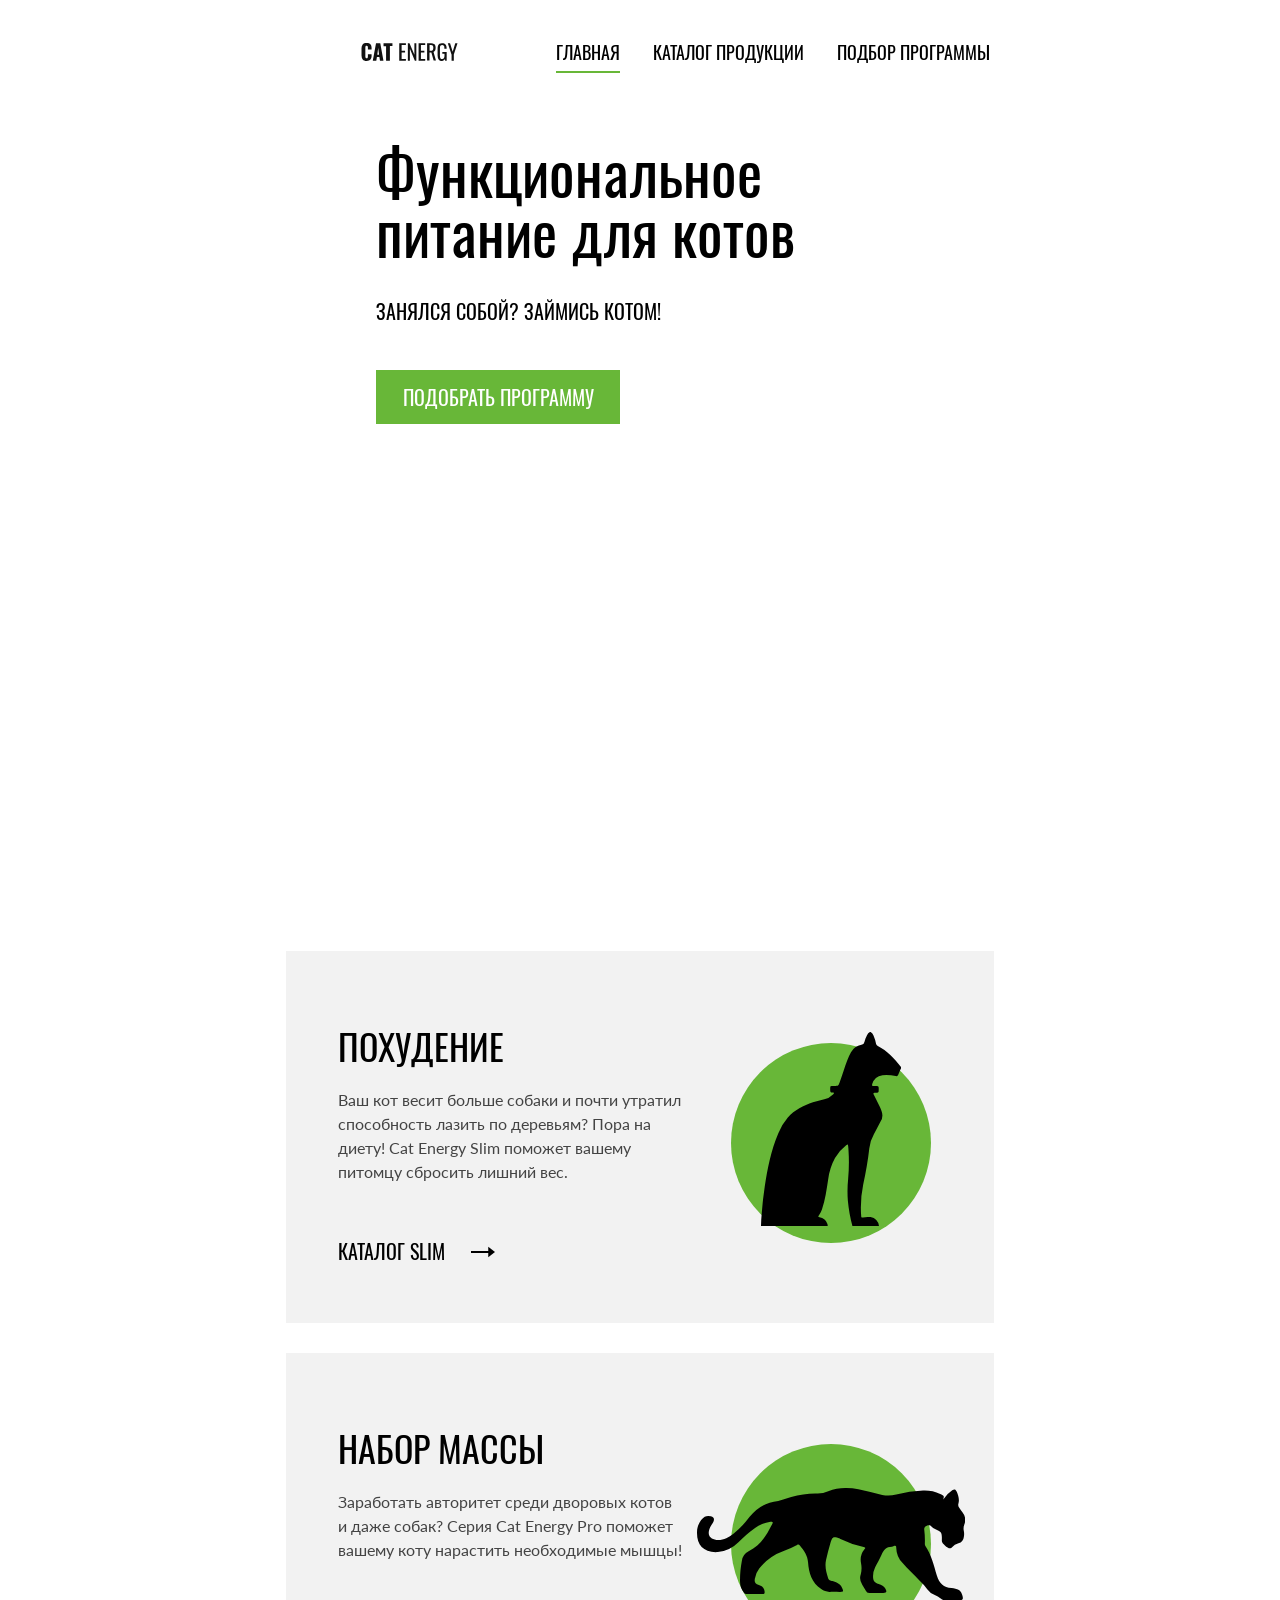
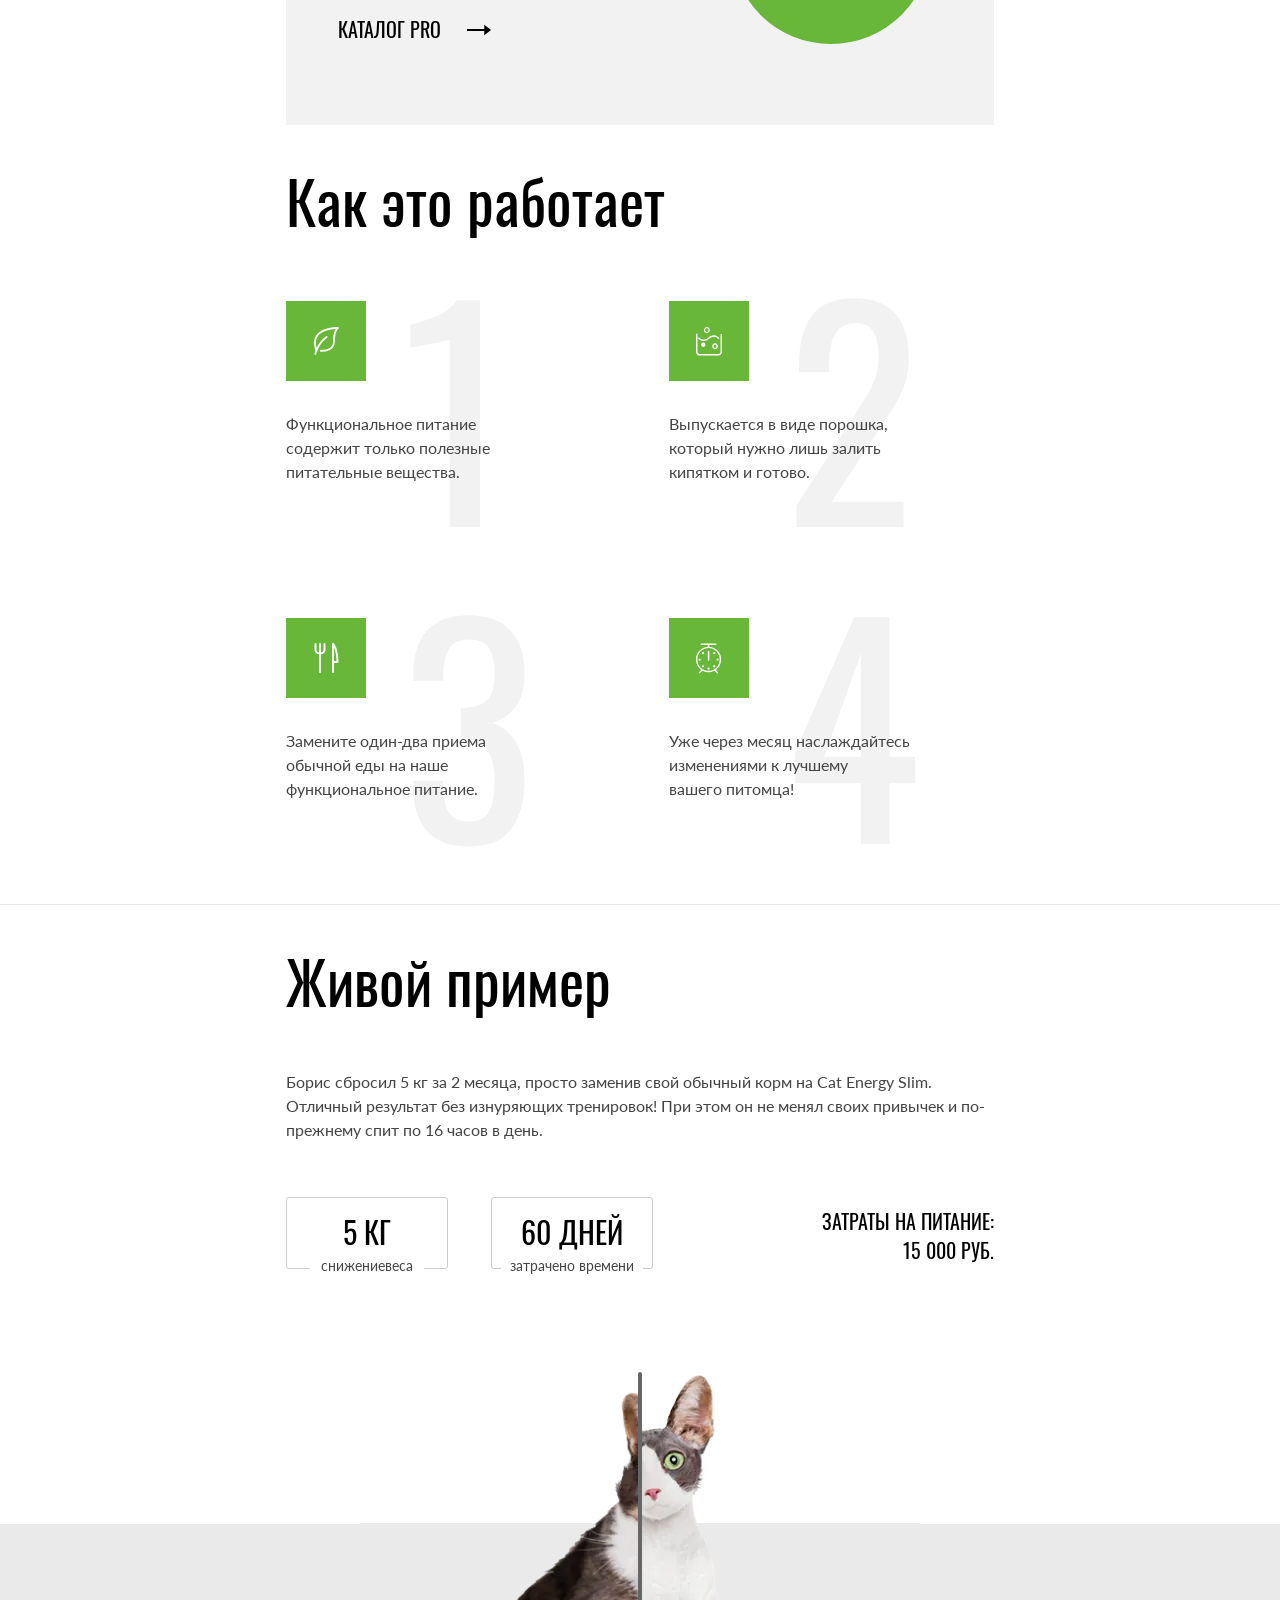
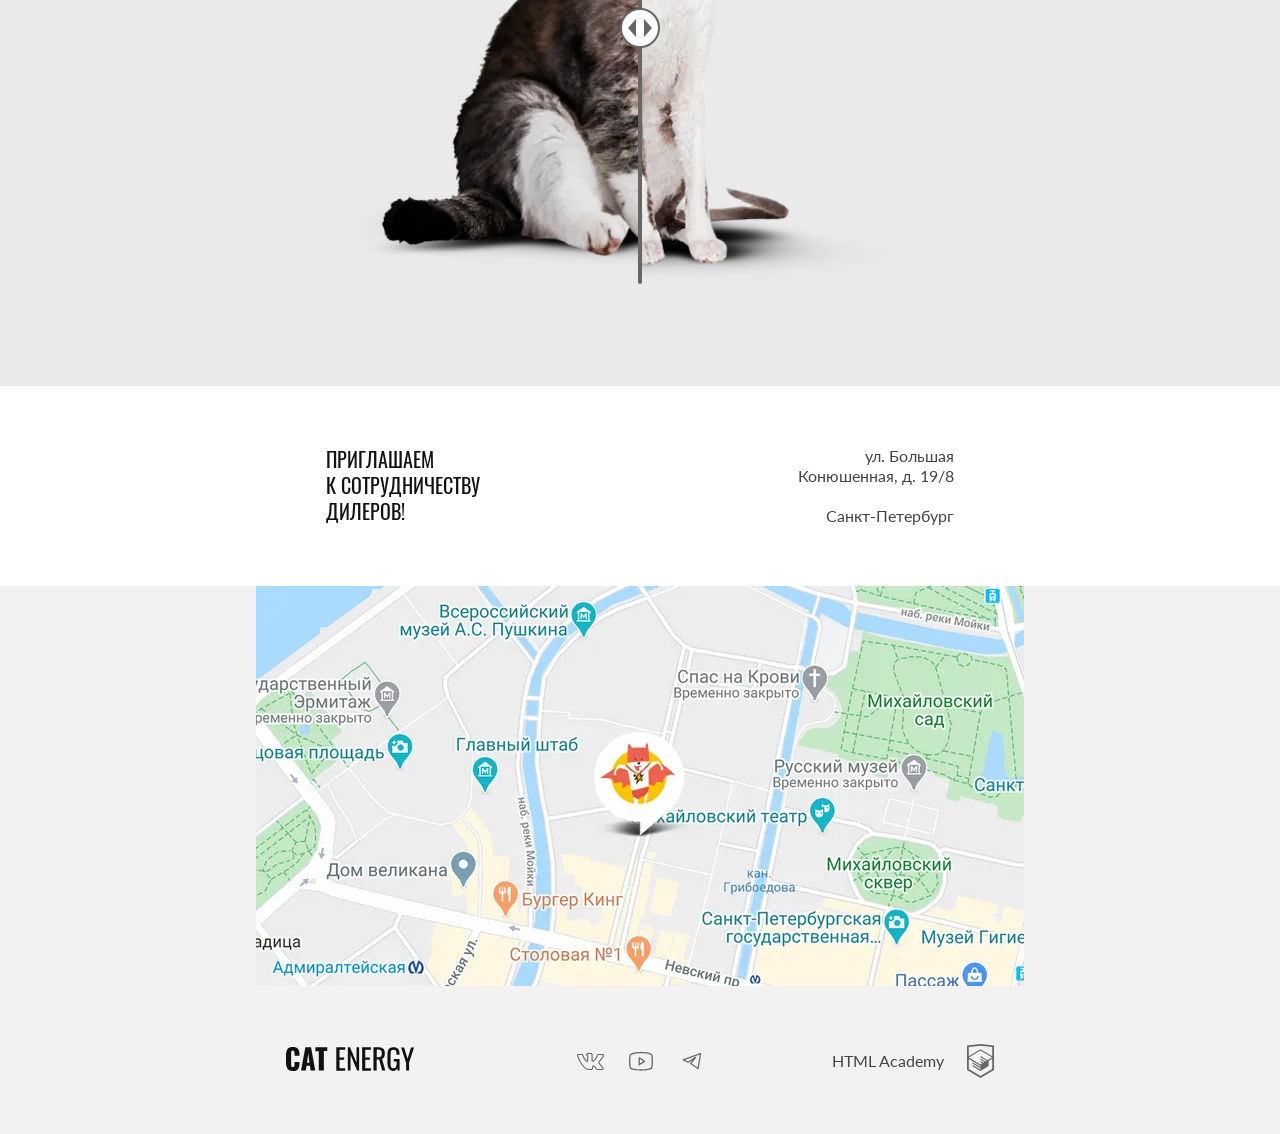
<file: index.html>
<!DOCTYPE html><html class="page" lang="ru"><head><meta charset="UTF-8"><title>Cat energy</title><meta name="viewport" content="width=device-width,initial-scale=1"><link rel="stylesheet" href="styles/styles.css"><link rel="icon" href="favicon.ico"><link rel="icon" href="favicons/icon.svg" type="image/svg+xml"><link rel="apple-touch-icon" href="favicons/180.png"><link rel="manifest" href="manifest.webmanifest"><link rel="preload" href="fonts/lato/Lato-Regular.woff2" as="font" type="font/woff2" crossorigin="anonymous"><link rel="preload" href="fonts/oswald/oswaldregular.woff2" as="font" type="font/woff2" crossorigin="anonymous"><script src="scripts/index.js" defer="defer"></script></head><body class="page__body"><header class="page-header"><div class="page-header__container container"><a class="page-header__logo logo" href="#"><picture><source width="70" height="59" type="image/svg+xml" media="(min-width: 1440px)" srcset="images/logo-desktop.svg"><source width="60" height="50" type="image/svg+xml" media="(min-width: 768px)" srcset="images/logo-tablet.svg"><img src="images/logo-mobile.svg" width="33" height="38" alt="Логотип компании"></picture><img class="logo__image" src="images/logo-cat-energy.svg" width="101" height="18" alt="Cat energy"> </a><button class="page-header__toggle" type="button"><span class="visually-hidden">Открыть меню</span></button><nav class="page-header__navigation navigation navigation--nojs"><ul class="navigation__list"><li class="navigation__item"><a class="navigation__link navigation__link--current" href="#">Главная</a></li><li class="navigation__item"><a class="navigation__link" href="catalog.html">Каталог продукции</a></li><li class="navigation__item"><a class="navigation__link" href="#">Подбор программы</a></li></ul></nav></div><section class="page-header__hero hero"><div class="hero__container container"><h1 class="hero__title">Функциональное питание для котов</h1><p class="hero__slogan">Занялся собой? Займись котом!</p><picture><source media="(min-width: 1440px)" srcset="images/hero-can-desktop@1x.webp, images/hero-can-desktop@2x.webp 2x" width="552" height="499" type="image/webp"><source media="(min-width: 768px)" srcset="images/hero-can-tablet@1x.webp, images/hero-can-tablet@2x.webp 2x" width="709" height="609" type="image/webp"><source srcset="images/hero-can-mobile@1x.webp, images/hero-can-mobile@2x.webp 2x" width="280" height="270" type="image/webp"><source media="(min-width: 1440px)" srcset="images/hero-can-desktop@1x.png, images/hero-can-desktop@2x.png 2x" width="552" height="499" type="image/png"><source media="(min-width: 768px)" srcset="images/hero-can-tablet@1x.png, images/hero-can-tablet@2x.png 2x" width="709" height="609" type="image/png"><img class="hero__image" src="images/hero-can-mobile@1x.png" srcset="images/hero-can-mobile@2x.png 2x" width="280" height="270" alt="Корм Cat energy со вкусом курицы"></picture><a class="hero__button button" href="#">Подобрать программу</a></div></section></header><main class="page-main"><section class="page-main__programs programs container"><h2 class="visually-hidden">Программы питания.</h2><ul class="programs__list"><li class="programs__item programs__item--slim"><h3 class="programs__title">Похудение</h3><p class="programs__description">Ваш кот весит больше собаки и почти утратил способность лазить по деревьям? Пора на диету! Cat Energy Slim поможет вашему питомцу сбросить лишний вес.</p><a class="programs__link" href="#">Каталог slim</a></li><li class="programs__item programs__item--pro"><h3 class="programs__title">Набор массы</h3><p class="programs__description">Заработать авторитет среди дворовых котов и даже собак? Серия Cat Energy Pro поможет вашему коту нарастить необходимые мышцы!</p><a class="programs__link" href="#">Каталог pro</a></li></ul></section><section class="page-main__plan plan container"><h2 class="plan__title">Как это работает</h2><ol class="plan__list"><li class="plan__item plan__item--leaf"><p class="plan__item-description">Функциональное питание содержит только полезные питательные вещества.</p></li><li class="plan__item plan__item--powder"><p class="plan__item-description">Выпускается в виде порошка, который нужно лишь залить кипятком и готово.</p></li><li class="plan__item plan__item--diet"><p class="plan__item-description">Замените один-два приема обычной еды на наше функциональное питание.</p></li><li class="plan__item plan__item--clock"><p class="plan__item-description">Уже через месяц наслаждайтесь изменениями к лучшему<br>вашего питомца!</p></li></ol></section><section class="page-main__example example"><div class="example__container container"><h2 class="example__title">Живой пример</h2><p class="example__description">Борис сбросил 5 кг за 2 месяца, просто заменив свой обычный корм на Cat Energy Slim. Отличный результат без&nbsp;изнуряющих тренировок! При этом он не менял своих привычек и по-прежнему спит по 16 часов в день.</p><div class="example__wrapper"><dl class="example__list"><div class="example__list-item"><dt class="example__item-number">5 кг</dt><dd class="example__item-description">снижение<br>веса</dd></div><div class="example__list-item"><dt class="example__item-number">60 дней</dt><dd class="example__item-description example__item-description--wide">затрачено времени</dd></div></dl><div class="example__price-wrapper"><span class="example__price">Затраты на питание:</span> <span class="example__price">15 000 руб.</span></div></div><div class="example__slider slider"><div class="slider__before"><picture><source media="(min-width: 768px)" srcset="images/before-tablet@1x.webp, images/before-tablet@2x.webp 2x" width="560" height="512" type="image/webp"><source srcset="images/before-mobile@1x.webp, images/before-mobile@2x.webp 2x" width="280" height="256" type="image/webp"><source media="(min-width: 768px)" srcset="images/before-tablet@1x.png, images/before-tablet@2x.png 2x" width="560" height="512" type="image/png"><img class="slider__image" src="images/before-mobile@1x.png" srcset="images/before-mobile@2x.png 2x" width="280" height="256" alt="Борис до похудения"></picture></div><div class="slider__after"><picture><source media="(min-width: 768px)" srcset="images/after-tablet@1x.webp, images/after-tablet@2x.webp 2x" width="560" height="512" type="image/webp"><source srcset="images/after-mobile@1x.webp, images/after-mobile@2x.webp 2x" width="280" height="256" type="image/webp"><source media="(min-width: 768px)" srcset="images/after-tablet@1x.png, images/after-tablet@2x.png 2x" width="560" height="512" type="image/png"><img class="slider__image" src="images/after-mobile@1x.png" srcset="images/after-mobile@2x.png 2x" width="280" height="256" alt="Борис после похудения"></picture></div><button class="slider__button" type="button"><span class="visually-hidden">Сравнить фотографии до и после</span></button></div></div></section><section class="page-main__address address"><h2 class="visually-hidden">Наш адрес.</h2><div class="address__container container"><p class="address__title">Приглашаем к&nbsp;сотрудничеству дилеров!</p><div class="address__wrapper"><p class="address__description">ул. Большая<br>Конюшенная, д. 19/8</p><p class="address__description">Санкт-Петербург</p></div></div><div class="address__map-wrapper"><iframe class="address__map" src="https://yandex.ru/map-widget/v1/?um=constructor%3A1a8fadb8cfbf8ff9bb6a417afe565c8a1e04361615ae46b48b94c8a59de31a7b&amp;source=constructor" style="border:0;" allowfullscreen="" loading="lazy" referrerpolicy="strict-origin-when-cross-origin" title="Наше расположение на карте"></iframe><picture><source media="(min-width: 1440px)" srcset="images/map-desktop@1x.webp, images/map-desktop@2x.webp 2x" width="1440" height="400" type="image/webp"><source media="(min-width: 768px)" srcset="images/map-tablet@1x.webp, images/map-tablet@2x.webp 2x" width="768" height="400" type="image/webp"><source srcset="images/map-mobile@1x.webp, images/map-mobile@2x.webp 2x" width="320" height="362" type="image/webp"><source media="(min-width: 1440px)" srcset="images/map-desktop@1x.png, images/map-desktop@2x.png 2x" width="1440" height="400" type="image/png"><source media="(min-width: 768px)" srcset="images/map-tablet@1x.png, images/map-tablet@2x.png 2x" width="768" height="400" type="image/png"><img class="address__fallback" src="images/map-mobile@1x.png" srcset="images/map-mobile@2x.png 2x" width="320" height="362" alt="Наше расположение на карте"></picture></div></section></main><footer class="page-footer"><div class="page-footer__container container"><a class="page-footer__logo" href="#"><img class="page-footer__logo-image" src="images/logo-cat-energy.svg" width="128" height="24" alt="Логотип Cat energy"></a><h2 class="visually-hidden">Наши социальные сети.</h2><ul class="page-footer__socials socials"><li class="socials__item"><a class="socials__link socials__link--vkontakte" href="https://vk.com/htmlacademy"><span class="visually-hidden">Мы ВКонтакте.</span></a></li><li class="socials__item"><a class="socials__link socials__link--youtube" href="https://www.youtube.com/user/htmlacademyru"><span class="visually-hidden">Мы в YouTube.</span></a></li><li class="socials__item"><a class="socials__link socials__link--telegram" href="https://t.me/htmlacademy"><span class="visually-hidden">Мы в Телеграме.</span></a></li></ul><a class="page-footer__developer-link" href="https://htmlacademy.ru/intensive/adaptive"><span class="page-footer__developer-name">HTML Academy</span> <svg class="page-footer__developer-logo" width="27" height="34"><use href="icons/stack.svg#logo-html-academy"></use></svg></a></div></footer></body></html>
</file>
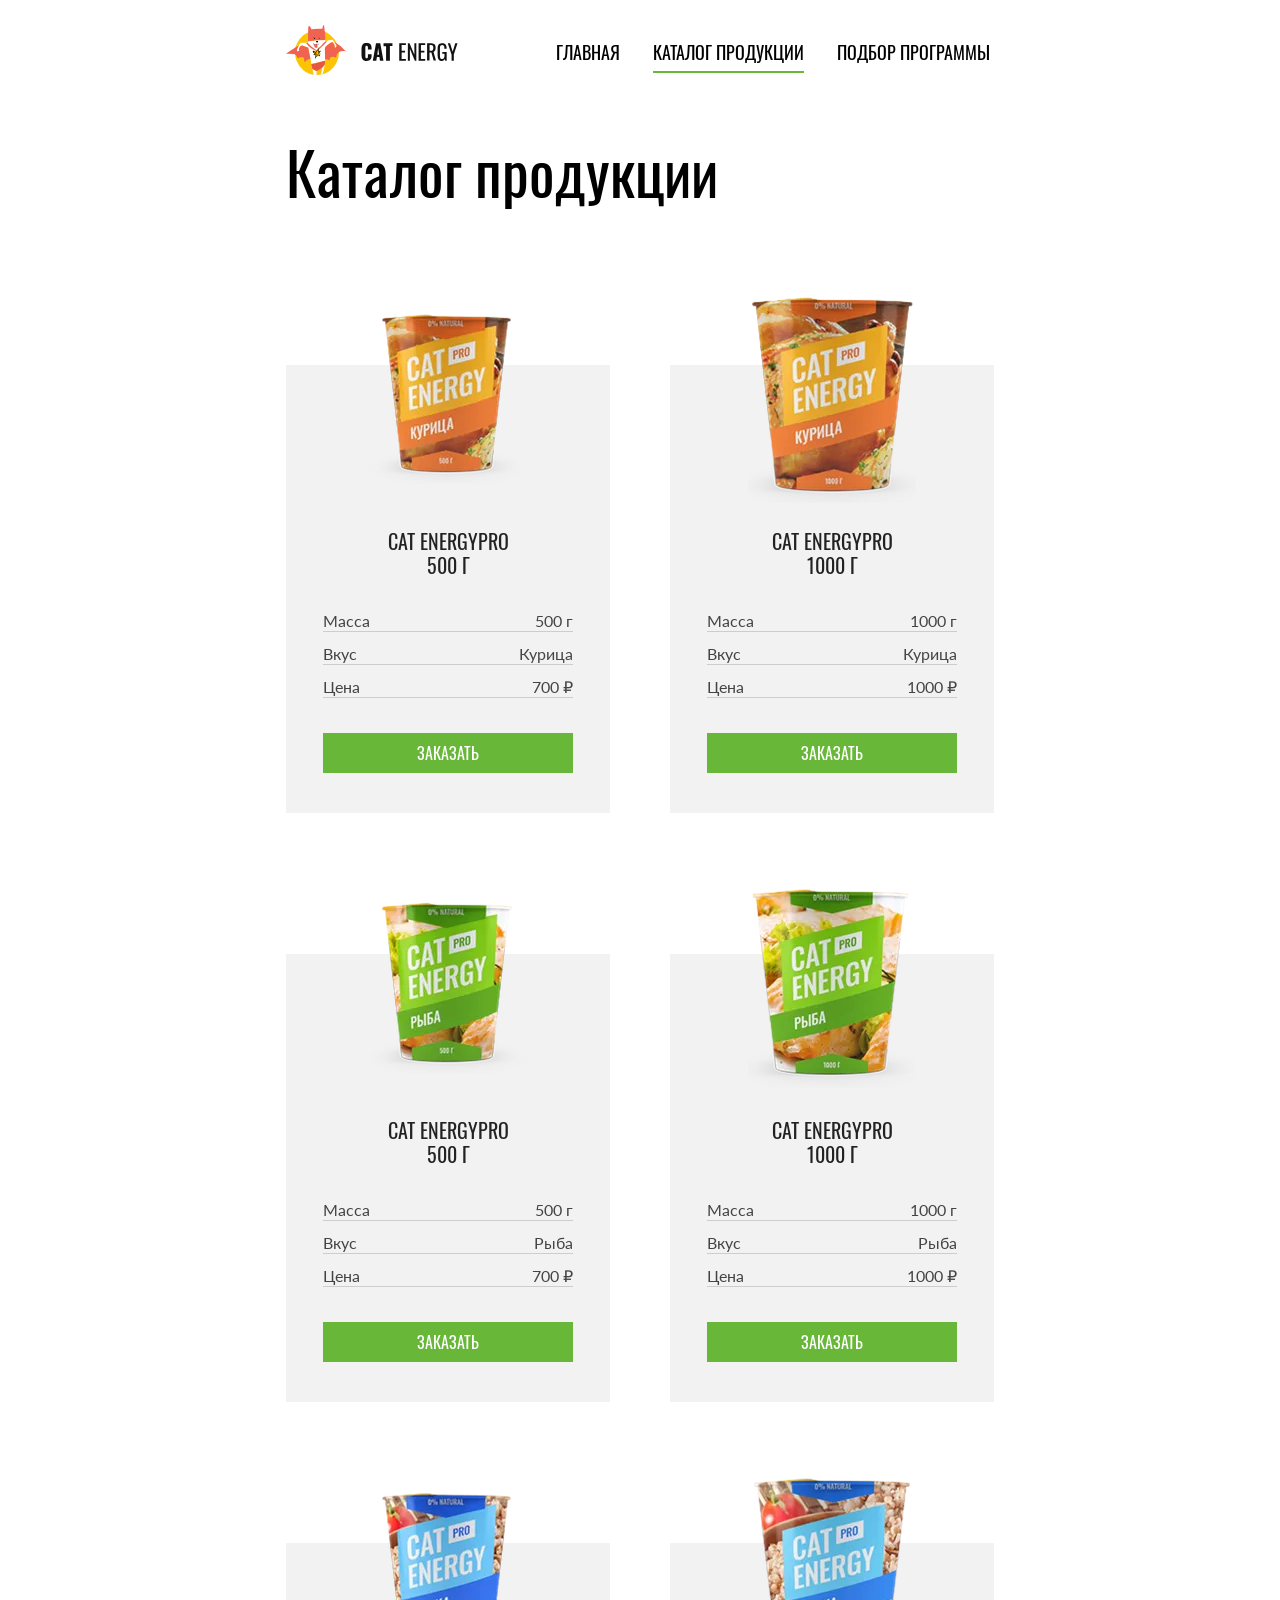
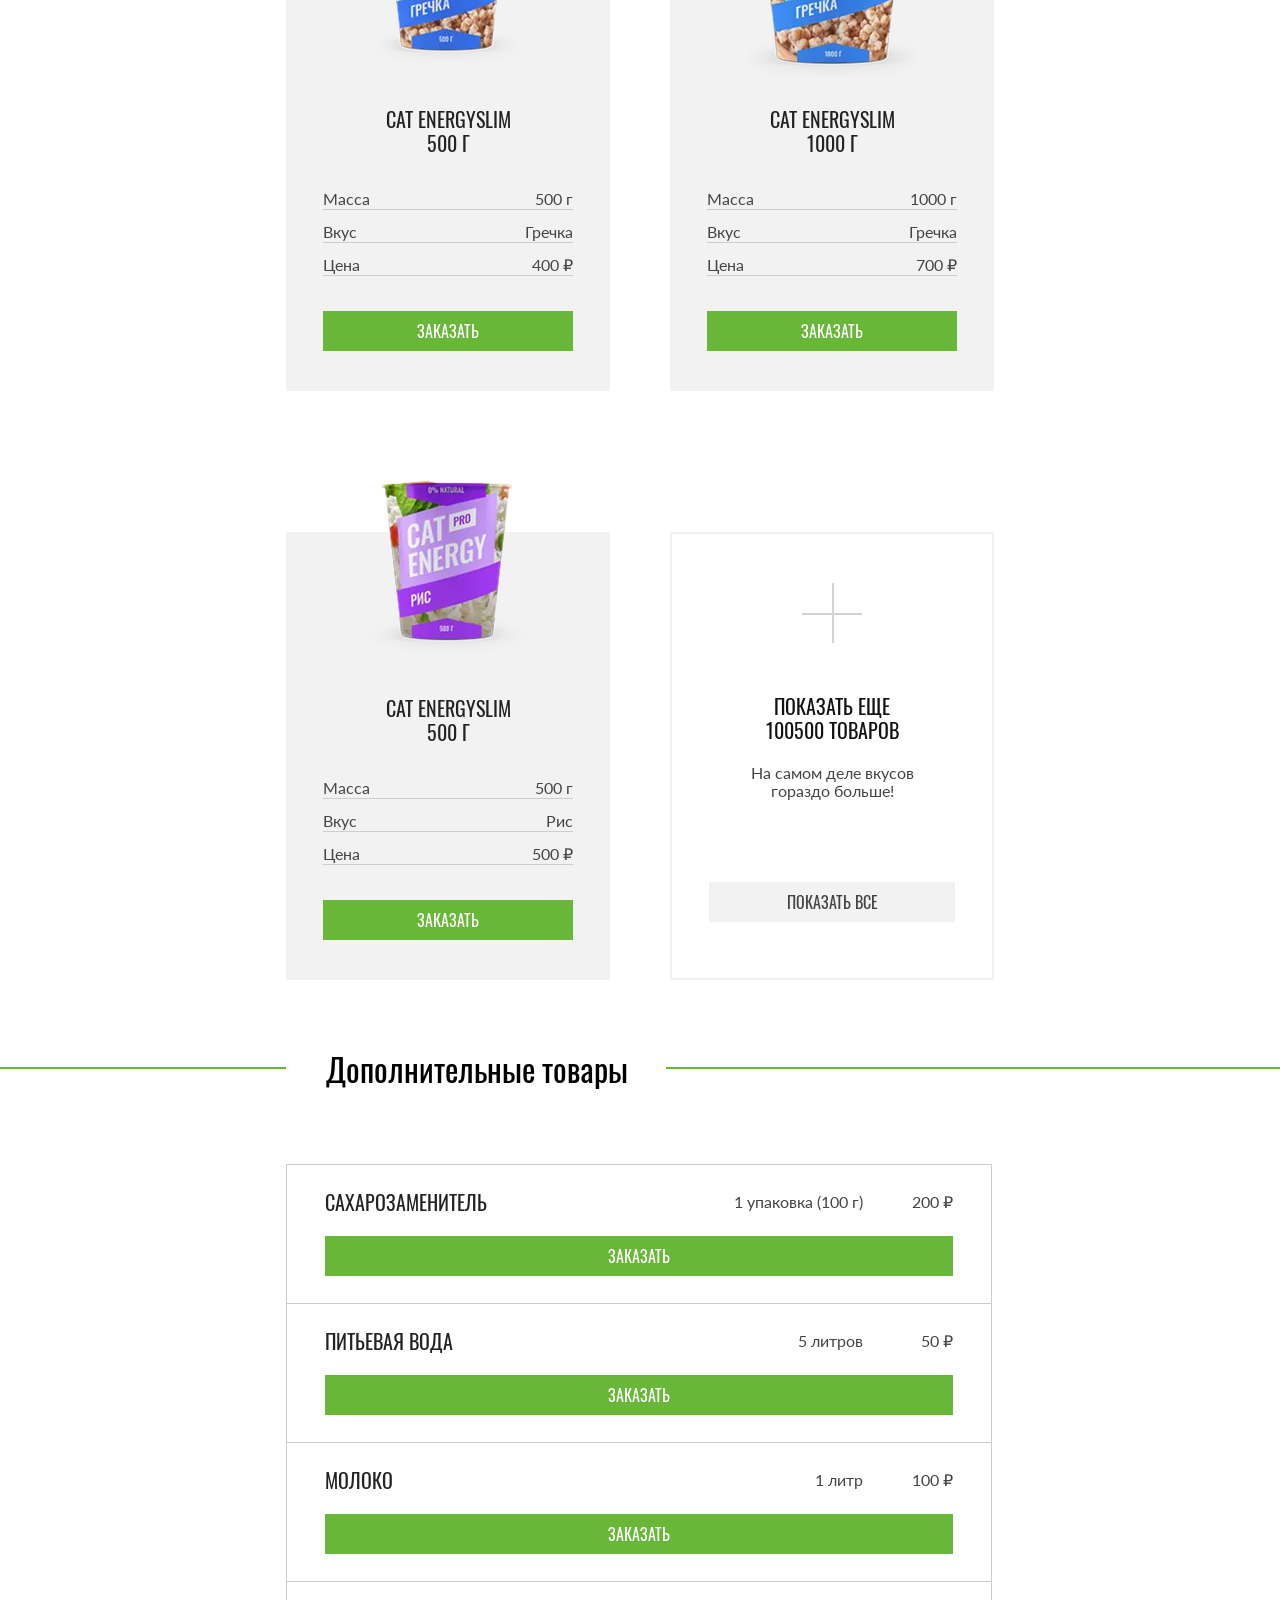
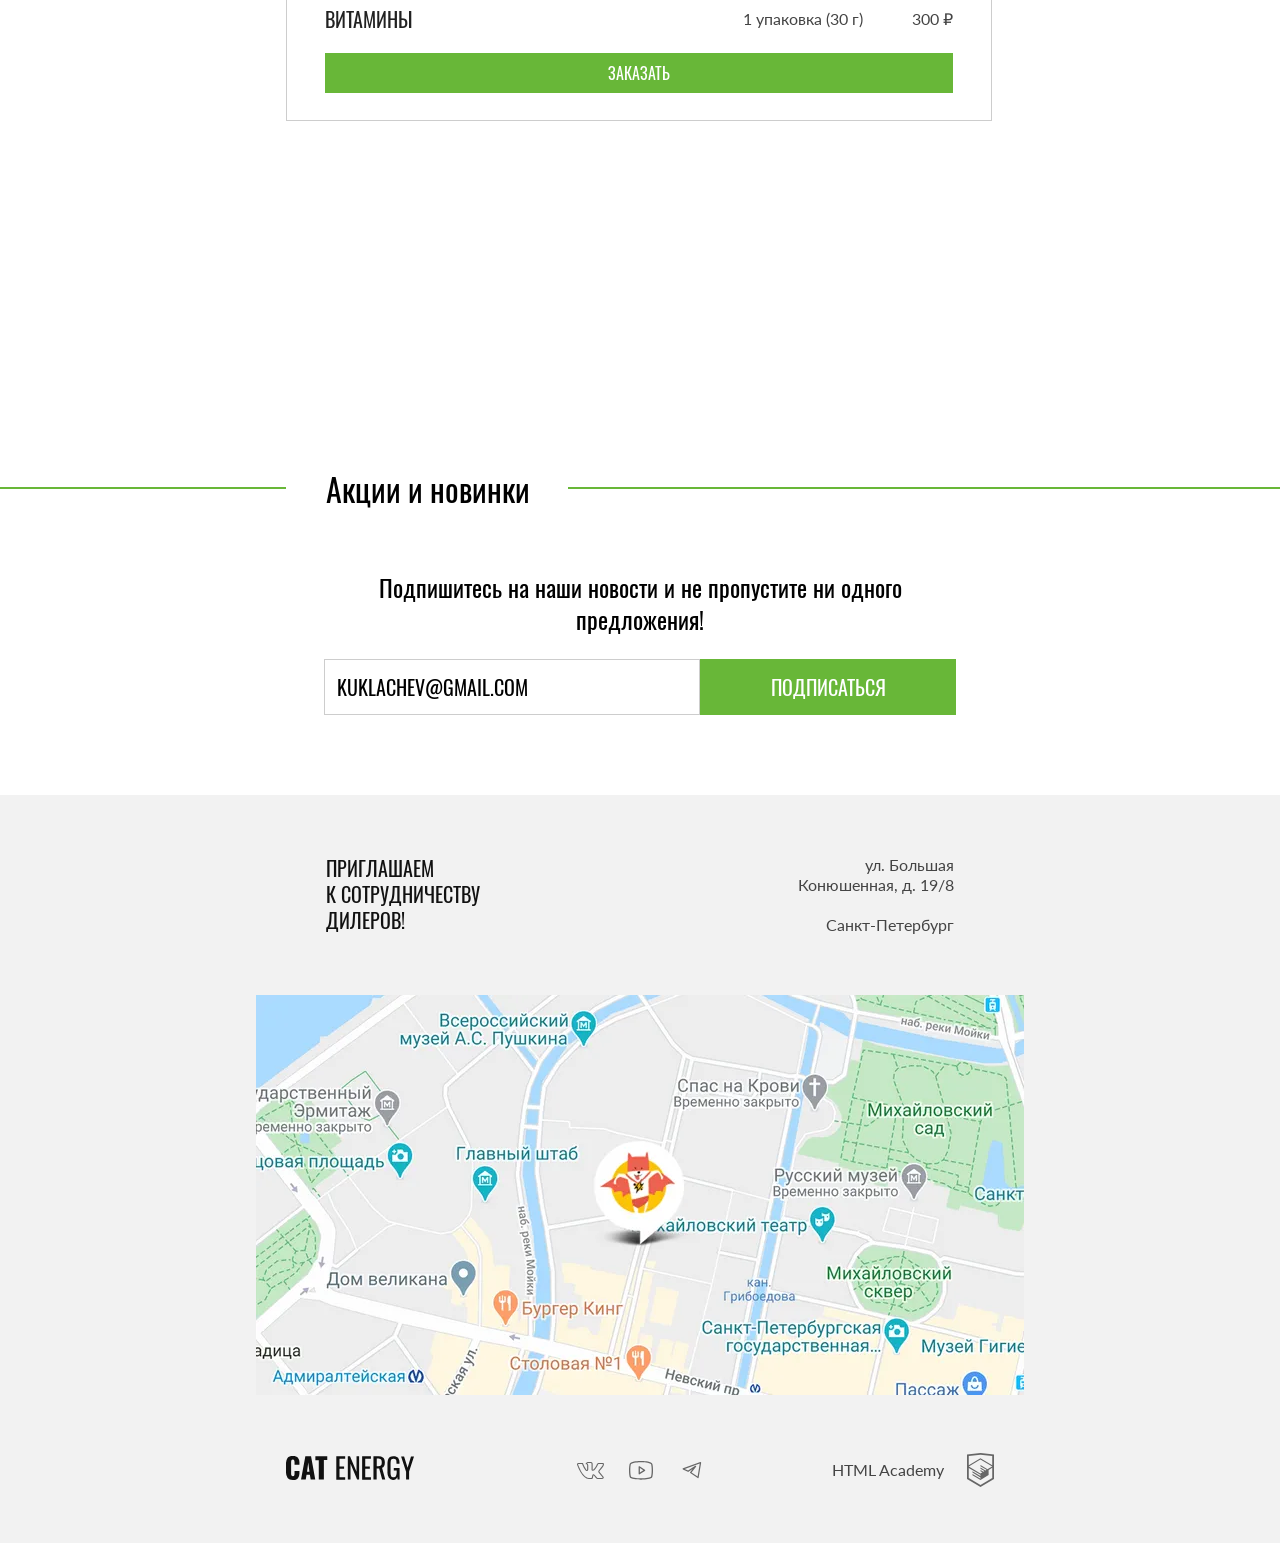
<file: catalog.html>
<!DOCTYPE html><html class="page" lang="ru"><head><meta charset="UTF-8"><title>Cat energy</title><meta name="viewport" content="width=device-width,initial-scale=1"><link rel="stylesheet" href="styles/styles.css"><link rel="icon" href="favicon.ico"><link rel="icon" href="favicons/icon.svg" type="image/svg+xml"><link rel="apple-touch-icon" href="favicons/180.png"><link rel="manifest" href="manifest.webmanifest"><link rel="preload" href="fonts/lato/Lato-Regular.woff2" as="font" type="font/woff2" crossorigin="anonymous"><link rel="preload" href="fonts/oswald/oswaldregular.woff2" as="font" type="font/woff2" crossorigin="anonymous"><script src="scripts/index.js" defer="defer"></script></head><body class="page__body"><header class="page-header"><div class="page-header__container container"><a class="page-header__logo logo" href="index.html"><picture><source width="70" height="59" type="image/svg+xml" media="(min-width: 1440px)" srcset="images/logo-desktop.svg"><source width="60" height="50" type="image/svg+xml" media="(min-width: 768px)" srcset="images/logo-tablet.svg"><img src="images/logo-mobile.svg" width="33" height="38" alt="Логотип компании"></picture><img class="logo__image" src="images/logo-cat-energy.svg" width="101" height="18" alt="Cat energy"> </a><button class="page-header__toggle" type="button"><span class="visually-hidden">Открыть меню</span></button><nav class="page-header__navigation navigation navigation--nojs"><ul class="navigation__list"><li class="navigation__item"><a class="navigation__link" href="index.html">Главная</a></li><li class="navigation__item"><a class="navigation__link navigation__link--current" href="#">Каталог продукции</a></li><li class="navigation__item"><a class="navigation__link" href="#">Подбор программы</a></li></ul></nav></div></header><main class="page-main"><h1 class="page-main__title container">Каталог продукции</h1><section class="page-main__catalog catalog container"><h2 class="visually-hidden">Виды корма</h2><ul class="catalog__list products"><li class="products__item product-card"><a class="product-card__image-link" href="#" aria-label="Страница товара"><picture><source media="(min-width: 1440px)" srcset="images/chicken-500g-desktop@1x.webp, images/chicken-500g-desktop@2x.webp 2x" width="169" height="210" type="image/webp"><source media="(min-width: 768px)" srcset="images/chicken-500g-tablet@1x.webp, images/chicken-500g-tablet@2x.webp 2x" width="200" height="210" type="image/webp"><source srcset="images/chicken-500g-mobile@1x.webp, images/chicken-500g-mobile@2x.webp 2x" width="140" height="107" type="image/webp"><source media="(min-width: 1440px)" srcset="images/chicken-500g-desktop@1x.png, images/chicken-500g-desktop@2x.png 2x" width="169" height="210" type="image/png"><source media="(min-width: 768px)" srcset="images/chicken-500g-tablet@1x.png, images/chicken-500g-tablet@2x.png 2x" width="200" height="210" type="image/png"><img class="product-card__image" src="images/chicken-500g-mobile@1x.png" srcset="images/chicken-500g-mobile@2x.png 2x" width="140" height="107" alt=""></picture></a><a class="product-card__link" href="#"><h3 class="product-card__title">Cat Energy<br>Pro 500 г</h3></a><dl class="product-card__features"><dt class="product-card__feature-name">Масса</dt><dd class="product-card__feature-description">500 г</dd><dt class="product-card__feature-name">Вкус</dt><dd class="product-card__feature-description">Курица</dd><dt class="product-card__feature-name">Цена</dt><dd class="product-card__feature-description">700 ₽</dd></dl><a class="product-card__order-link button" href="#">Заказать</a></li><li class="products__item product-card"><a class="product-card__image-link" href="#" aria-label="Страница товара"><picture><source media="(min-width: 1440px)" srcset="images/chicken-1000g-desktop@1x.webp, images/chicken-1000g-desktop@2x.webp 2x" width="169" height="210" type="image/webp"><source media="(min-width: 768px)" srcset="images/chicken-1000g-tablet@1x.webp, images/chicken-1000g-tablet@2x.webp 2x" width="200" height="210" type="image/webp"><source srcset="images/chicken-1000g-mobile@1x.webp, images/chicken-1000g-mobile@2x.webp 2x" width="140" height="107" type="image/webp"><source media="(min-width: 1440px)" srcset="images/chicken-1000g-desktop@1x.png, images/chicken-1000g-desktop@2x.png 2x" width="169" height="210" type="image/png"><source media="(min-width: 768px)" srcset="images/chicken-1000g-tablet@1x.png, images/chicken-1000g-tablet@2x.png 2x" width="200" height="210" type="image/png"><img class="product-card__image" src="images/chicken-1000g-mobile@1x.png" srcset="images/chicken-1000g-mobile@2x.png 2x" width="140" height="107" alt=""></picture></a><a class="product-card__link" href="#"><h3 class="product-card__title">Cat Energy<br>Pro 1000 г</h3></a><dl class="product-card__features"><dt class="product-card__feature-name">Масса</dt><dd class="product-card__feature-description">1000 г</dd><dt class="product-card__feature-name">Вкус</dt><dd class="product-card__feature-description">Курица</dd><dt class="product-card__feature-name">Цена</dt><dd class="product-card__feature-description">1000 ₽</dd></dl><a class="product-card__order-link button" href="#">Заказать</a></li><li class="products__item product-card"><a class="product-card__image-link" href="#" aria-label="Страница товара"><picture><source media="(min-width: 1440px)" srcset="images/fish-500g-desktop@1x.webp, images/fish-500g-desktop@2x.webp 2x" width="169" height="210" type="image/webp"><source media="(min-width: 768px)" srcset="images/fish-500g-tablet@1x.webp, images/fish-500g-tablet@2x.webp 2x" width="200" height="210" type="image/webp"><source srcset="images/fish-500g-mobile@1x.webp, images/fish-500g-mobile@2x.webp 2x" width="140" height="107" type="image/webp"><source media="(min-width: 1440px)" srcset="images/fish-500g-desktop@1x.png, images/fish-500g-desktop@2x.png 2x" width="169" height="210" type="image/png"><source media="(min-width: 768px)" srcset="images/fish-500g-tablet@1x.png, images/fish-500g-tablet@2x.png 2x" width="200" height="210" type="image/png"><img class="product-card__image" src="images/fish-500g-mobile@1x.png" srcset="images/fish-500g-mobile@2x.png 2x" width="140" height="107" alt=""></picture></a><a class="product-card__link" href="#"><h3 class="product-card__title">Cat Energy<br>Pro 500 г</h3></a><dl class="product-card__features"><dt class="product-card__feature-name">Масса</dt><dd class="product-card__feature-description">500 г</dd><dt class="product-card__feature-name">Вкус</dt><dd class="product-card__feature-description">Рыба</dd><dt class="product-card__feature-name">Цена</dt><dd class="product-card__feature-description">700 ₽</dd></dl><a class="product-card__order-link button" href="#">Заказать</a></li><li class="products__item product-card"><a class="product-card__image-link" href="#" aria-label="Страница товара"><picture><source media="(min-width: 1440px)" srcset="images/fish-1000g-desktop@1x.webp, images/fish-1000g-desktop@2x.webp 2x" width="169" height="210" type="image/webp"><source media="(min-width: 768px)" srcset="images/fish-1000g-tablet@1x.webp, images/fish-1000g-tablet@2x.webp 2x" width="200" height="210" type="image/webp"><source srcset="images/fish-1000g-mobile@1x.webp, images/fish-1000g-mobile@2x.webp 2x" width="140" height="107" type="image/webp"><source media="(min-width: 1440px)" srcset="images/fish-1000g-desktop@1x.png, images/fish-1000g-desktop@2x.png 2x" width="169" height="210" type="image/png"><source media="(min-width: 768px)" srcset="images/fish-1000g-tablet@1x.png, images/fish-1000g-tablet@2x.png 2x" width="200" height="210" type="image/png"><img class="product-card__image" src="images/fish-1000g-mobile@1x.png" srcset="images/fish-1000g-mobile@2x.png 2x" width="140" height="107" alt=""></picture></a><a class="product-card__link" href="#"><h3 class="product-card__title">Cat Energy<br>Pro 1000 г</h3></a><dl class="product-card__features"><dt class="product-card__feature-name">Масса</dt><dd class="product-card__feature-description">1000 г</dd><dt class="product-card__feature-name">Вкус</dt><dd class="product-card__feature-description">Рыба</dd><dt class="product-card__feature-name">Цена</dt><dd class="product-card__feature-description">1000 ₽</dd></dl><a class="product-card__order-link button" href="#">Заказать</a></li><li class="products__item product-card"><a class="product-card__image-link" href="#" aria-label="Страница товара"><picture><source media="(min-width: 1440px)" srcset="images/buckwheat-500g-desktop@1x.webp, images/buckwheat-500g-desktop@2x.webp 2x" width="169" height="210" type="image/webp"><source media="(min-width: 768px)" srcset="images/buckwheat-500g-tablet@1x.webp, images/buckwheat-500g-tablet@2x.webp 2x" width="200" height="210" type="image/webp"><source srcset="images/buckwheat-500g-mobile@1x.webp, images/buckwheat-500g-mobile@2x.webp 2x" width="140" height="107" type="image/webp"><source media="(min-width: 1440px)" srcset="images/buckwheat-500g-desktop@1x.png, images/buckwheat-500g-desktop@2x.png 2x" width="169" height="210" type="image/png"><source media="(min-width: 768px)" srcset="images/buckwheat-500g-tablet@1x.png, images/buckwheat-500g-tablet@2x.png 2x" width="200" height="210" type="image/png"><img class="product-card__image" src="images/buckwheat-500g-mobile@1x.png" srcset="images/buckwheat-500g-mobile@2x.png 2x" width="140" height="107" alt=""></picture></a><a class="product-card__link" href="#"><h3 class="product-card__title">Cat Energy<br>Slim 500 г</h3></a><dl class="product-card__features"><dt class="product-card__feature-name">Масса</dt><dd class="product-card__feature-description">500 г</dd><dt class="product-card__feature-name">Вкус</dt><dd class="product-card__feature-description">Гречка</dd><dt class="product-card__feature-name">Цена</dt><dd class="product-card__feature-description">400 ₽</dd></dl><a class="product-card__order-link button" href="#">Заказать</a></li><li class="products__item product-card"><a class="product-card__image-link" href="#" aria-label="Страница товара"><picture><source media="(min-width: 1440px)" srcset="images/buckwheat-1000g-desktop@1x.webp, images/buckwheat-1000g-desktop@2x.webp 2x" width="169" height="210" type="image/webp"><source media="(min-width: 768px)" srcset="images/buckwheat-1000g-tablet@1x.webp, images/buckwheat-1000g-tablet@2x.webp 2x" width="200" height="210" type="image/webp"><source srcset="images/buckwheat-1000g-mobile@1x.webp, images/buckwheat-1000g-mobile@2x.webp 2x" width="140" height="107" type="image/webp"><source media="(min-width: 1440px)" srcset="images/buckwheat-1000g-desktop@1x.png, images/buckwheat-1000g-desktop@2x.png 2x" width="169" height="210" type="image/png"><source media="(min-width: 768px)" srcset="images/buckwheat-1000g-tablet@1x.png, images/buckwheat-1000g-tablet@2x.png 2x" width="200" height="210" type="image/png"><img class="product-card__image" src="images/buckwheat-1000g-mobile@1x.png" srcset="images/buckwheat-1000g-mobile@2x.png 2x" width="140" height="107" alt=""></picture></a><a class="product-card__link" href="#"><h3 class="product-card__title">Cat Energy<br>Slim 1000 г</h3></a><dl class="product-card__features"><dt class="product-card__feature-name">Масса</dt><dd class="product-card__feature-description">1000 г</dd><dt class="product-card__feature-name">Вкус</dt><dd class="product-card__feature-description">Гречка</dd><dt class="product-card__feature-name">Цена</dt><dd class="product-card__feature-description">700 ₽</dd></dl><a class="product-card__order-link button" href="#">Заказать</a></li><li class="products__item product-card"><a class="product-card__image-link" href="#" aria-label="Страница товара"><picture><source media="(min-width: 1440px)" srcset="images/rice-500g-desktop@1x.webp, images/rice-500g-desktop@2x.webp 2x" width="169" height="210" type="image/webp"><source media="(min-width: 768px)" srcset="images/rice-500g-tablet@1x.webp, images/rice-500g-tablet@2x.webp 2x" width="200" height="210" type="image/webp"><source srcset="images/rice-500g-mobile@1x.webp, images/rice-500g-mobile@2x.webp 2x" width="140" height="107" type="image/webp"><source media="(min-width: 1440px)" srcset="images/rice-500g-desktop@1x.png, images/rice-500g-desktop@2x.png 2x" width="169" height="210" type="image/png"><source media="(min-width: 768px)" srcset="images/rice-500g-tablet@1x.png, images/rice-500g-tablet@2x.png 2x" width="200" height="210" type="image/png"><img class="product-card__image" src="images/rice-500g-mobile@1x.png" srcset="images/rice-500g-mobile@2x.png 2x" width="140" height="107" alt=""></picture></a><a class="product-card__link" href="#"><h3 class="product-card__title">Cat Energy<br>Slim 500 г</h3></a><dl class="product-card__features"><dt class="product-card__feature-name">Масса</dt><dd class="product-card__feature-description">500 г</dd><dt class="product-card__feature-name">Вкус</dt><dd class="product-card__feature-description">Рис</dd><dt class="product-card__feature-name">Цена</dt><dd class="product-card__feature-description">500 ₽</dd></dl><a class="product-card__order-link button" href="#">Заказать</a></li><li class="products__item show-more"><h3 class="show-more__title">Показать еще 100500 товаров</h3><p class="show-more__description">На самом деле вкусов гораздо больше!</p><a class="show-more__link button button--alternative" href="#">Показать все</a></li></ul></section><section class="page-main__extra-products extra-products"><div class="extra-products__container container"><h2 class="extra-products__title">Дополнительные товары</h2><table class="extra-products__products-table products-table"><caption class="visually-hidden" aria-hidden="true">Список дополнительных товаров</caption><tr class="products-table__product"><td class="products-table__name">Сахарозаменитель</td><td class="products-table__amount">1 упаковка (100 г)</td><td class="products-table__price">200 ₽</td><td class="products-table__order"><a class="products-table__order-link button" href="#">Заказать</a></td></tr><tr class="products-table__product"><td class="products-table__name">Питьевая вода</td><td class="products-table__amount">5 литров</td><td class="products-table__price">50 ₽</td><td class="products-table__order"><a class="products-table__order-link button" href="#">Заказать</a></td></tr><tr class="products-table__product"><td class="products-table__name">Молоко</td><td class="products-table__amount">1 литр</td><td class="products-table__price">100 ₽</td><td class="products-table__order"><a class="products-table__order-link button" href="#">Заказать</a></td></tr><tr class="products-table__product"><td class="products-table__name">Витамины</td><td class="products-table__amount">1 упаковка (30 г)</td><td class="products-table__price">300 ₽</td><td class="products-table__order"><a class="products-table__order-link button" href="#">Заказать</a></td></tr></table><div class="extra-products__gift-wrapper"><p class="extra-products__gift">Закажите все и&nbsp;получите чехол для кота в подарок!</p></div></div></section><section class="page-main__subscription subscription"><div class="subscription__container container"><h2 class="subscription__title">Акции и новинки</h2><p class="subscription__description">Подпишитесь на наши новости и не пропустите ни одного предложения!</p><form class="subscription__form" action="https://echo.htmlacademy.ru/" method="post"><label class="visually-hidden" for="user-email">Укажите ваш e-mail.</label> <input class="subscription__email" type="email" name="user-email" id="user-email" placeholder="Ваш e-mail" value="kuklachev@gmail.com" required> <button class="subscription__button button" type="submit">Подписаться</button></form></div></section><section class="page-main__address address address--with-background"><h2 class="visually-hidden">Наш адрес.</h2><div class="address__container container"><p class="address__title">Приглашаем к&nbsp;сотрудничеству дилеров!</p><div class="address__wrapper"><p class="address__description">ул. Большая<br>Конюшенная, д. 19/8</p><p class="address__description">Санкт-Петербург</p></div></div><div class="address__map-wrapper"><iframe class="address__map" src="https://yandex.ru/map-widget/v1/?um=constructor%3A1a8fadb8cfbf8ff9bb6a417afe565c8a1e04361615ae46b48b94c8a59de31a7b&amp;source=constructor" style="border:0;" allowfullscreen="" loading="lazy" referrerpolicy="strict-origin-when-cross-origin" title="Наше расположение на карте"></iframe><picture><source media="(min-width: 1440px)" srcset="images/map-desktop@1x.webp, images/map-desktop@2x.webp 2x" width="1440" height="400" type="image/webp"><source media="(min-width: 768px)" srcset="images/map-tablet@1x.webp, images/map-tablet@2x.webp 2x" width="768" height="400" type="image/webp"><source srcset="images/map-mobile@1x.webp, images/map-mobile@2x.webp 2x" width="320" height="362" type="image/webp"><source media="(min-width: 1440px)" srcset="images/map-desktop@1x.png, images/map-desktop@2x.png 2x" width="1440" height="400" type="image/png"><source media="(min-width: 768px)" srcset="images/map-tablet@1x.png, images/map-tablet@2x.png 2x" width="768" height="400" type="image/png"><img class="address__fallback" src="images/map-mobile@1x.png" srcset="images/map-mobile@2x.png 2x" width="320" height="362" alt="Наше расположение на карте"></picture></div></section></main><footer class="page-footer"><div class="page-footer__container container"><a class="page-footer__logo" href="#"><img class="page-footer__logo-image" src="images/logo-cat-energy.svg" width="128" height="24" alt="Логотип Cat energy"></a><h2 class="visually-hidden">Наши социальные сети.</h2><ul class="page-footer__socials socials"><li class="socials__item"><a class="socials__link socials__link--vkontakte" href="https://vk.com/htmlacademy"><span class="visually-hidden">Мы ВКонтакте.</span></a></li><li class="socials__item"><a class="socials__link socials__link--youtube" href="https://www.youtube.com/user/htmlacademyru"><span class="visually-hidden">Мы в YouTube.</span></a></li><li class="socials__item"><a class="socials__link socials__link--telegram" href="https://t.me/htmlacademy"><span class="visually-hidden">Мы в Телеграме.</span></a></li></ul><a class="page-footer__developer-link" href="https://htmlacademy.ru/intensive/adaptive"><span class="page-footer__developer-name">HTML Academy</span> <svg class="page-footer__developer-logo" width="27" height="34"><use href="icons/stack.svg#logo-html-academy"></use></svg></a></div></footer></body></html>
</file>
<file: styles/styles.css>
@font-face{font-family:Lato;font-weight:400;font-style:normal;font-display:swap;src:url(../fonts/lato/Lato-Regular.woff2)format("woff2")}@font-face{font-family:Oswald;font-weight:400;font-style:normal;font-display:swap;src:url(../fonts/oswald/oswaldregular.woff2)format("woff2")}.visually-hidden{clip:rect(0 0 0 0);border:0;width:1px;height:1px;margin:-1px;padding:0;position:absolute;overflow:hidden}.page{height:100%}.page__body{color:#444;flex-direction:column;min-height:100%;margin:0;font-family:Lato,Arial,sans-serif;font-size:14px;line-height:18px;display:flex}.container{box-sizing:border-box;width:320px;margin:0 auto;padding-inline:20px}@media (width>=768px){.container{width:768px;padding-inline:30px}}@media (width>=1440px){.container{width:1440px;padding-inline:110px}}.page-header{font-family:Oswald,Arial,sans-serif;overflow-x:hidden}@media (width>=1440px){.page-header:has(.page-header__hero):after{z-index:-1;content:"";background-image:-webkit-linear-gradient(90deg,#68b738d9 1040px,#62a539 1040px),-webkit-image-set(url(../images/hero-background-desktop@1x.webp) 1x,url(../images/hero-background-desktop@2x.webp) 2x,url(../images/hero-background-desktop@1x.jpg) 1x,url(../images/hero-background-desktop@2x.jpg) 2x);background-image:linear-gradient(90deg,#68b738d9 1040px,#62a539 1040px),image-set("../images/hero-background-desktop@1x.webp" 1x,"../images/hero-background-desktop@2x.webp" 2x,"../images/hero-background-desktop@1x.jpg" 1x,"../images/hero-background-desktop@2x.jpg" 2x);background-position:0 0;background-repeat:no-repeat;background-size:auto 694px;width:50%;height:100%;position:absolute;top:0;right:0}}@media (width>=1440px) and (width>=1440px){.page-header:has(.page-header__hero) .navigation{color:#fff}}@media (width>=1440px){.page-header:has(.page-header__hero) .navigation__link--current:after{background-color:#fff}}@media (width<=767px){.page-header:has(.navigation--closed):not(:has(.page-header__hero)){border-bottom:1px solid #d9d9d9}}.page-header__container{padding-top:13px}@media (width>=768px){.page-header__container{justify-content:space-between;align-items:center;padding-top:25px;display:flex}}@media (width>=1440px){.page-header__container{padding-top:55px}}@media (width<=767px){.page-header__logo{margin-bottom:12px}.page-header__toggle{box-sizing:border-box;background-color:#fff;background-image:url(../icons/stack.svg#menu);background-position:50%;background-repeat:no-repeat;background-size:24px 24px;border:none;width:40px;height:40px;padding:8px;display:block;position:absolute;top:12px;right:11px}}@media (width>=768px){.page-header__toggle{display:none}}.page-header__toggle:has(+.navigation--nojs){display:none}@media (width<=767px){.page-header__toggle:has(+.navigation--closed){display:block}}.page-header__toggle:has(+.navigation--open){background-image:url(../icons/stack.svg#close);background-size:18px 18px;padding:11px;display:block}.navigation{color:#000}@media (width<=767px){.navigation--open{z-index:1;background-color:#fff;width:100%;position:absolute;top:65px;left:0}.navigation--closed{display:none}}.navigation__list{text-align:center;text-transform:uppercase;margin:0;padding:0;font-size:20px;line-height:20px;list-style-type:none}@media (width>=768px){.navigation__list{flex-wrap:wrap;justify-content:flex-end;gap:25px;width:450px;font-size:18px;line-height:24px;display:flex}}@media (width>=1440px){.navigation__list{width:575px;font-size:20px;line-height:20px}}.navigation__item{position:relative}@media (width<=767px){.navigation__item{box-sizing:border-box;min-height:66px;padding-top:23px;padding-bottom:22px}.navigation__item:first-child:before{content:"";background-color:#e6e6e6;width:100vw;height:1px;position:absolute;top:0;left:calc(-50vw + 50%)}.navigation__item:after{content:"";background-color:#e6e6e6;width:100vw;height:1px;position:absolute;bottom:0;left:calc(-50vw + 50%)}}@media (width>=768px){.navigation__item{padding-inline:4px}}.navigation__item:hover{opacity:.5}.navigation__item:active{opacity:.3}.navigation__item:focus-visible{opacity:.5}.navigation__link{color:inherit;padding-top:12px;padding-bottom:12px;text-decoration:none}.navigation__link--current{pointer-events:none;cursor:default;position:relative}@media (width>=768px){.navigation__link--current:after{content:"";background-color:#68b738;width:100%;height:2px;position:absolute;top:44px;left:0}}@media (width>=1440px){.navigation__link--current:after{top:48px}}.logo{justify-content:space-between;align-items:center;width:190px;display:flex}@media (width>=768px){.logo{width:174px}}@media (width>=1440px){.logo{width:202px}}.logo:hover{opacity:.8}.logo:active{opacity:.6}.logo:focus-visible{opacity:.8}@media (width>=1440px){.logo__image{width:118px;height:21px}}.hero{font-family:Oswald,Arial,sans-serif;position:relative}@media (width<=767px){.hero{background-image:-webkit-linear-gradient(270deg,#68b738d9 320px,#64a73c 320px),-webkit-image-set(url(../images/hero-background-mobile@1x.jpg) 1x,url(../images/hero-background-mobile@2x.jpg) 2x);background-image:linear-gradient(270deg,#68b738d9 320px,#64a73c 320px),image-set("../images/hero-background-mobile@1x.jpg" 1x,"../images/hero-background-mobile@2x.jpg" 2x);background-position:100% 0;background-repeat:no-repeat;background-size:100% 302px,320px 302px;padding-bottom:10px}}@media (width>=768px){.hero{padding-top:63px}}@media (width>=1440px){.hero{box-sizing:border-box;min-height:580px;padding-top:109px;padding-bottom:30px}}.hero__container{text-align:center;padding-top:27px}@media (width>=768px){.hero__container{text-align:left;flex-direction:column;padding-top:0;display:flex}}@media (width>=1440px){.hero__container{align-items:flex-start;padding-left:190px}}.hero__title{color:#fff;margin-top:0;margin-bottom:24px;font-size:36px;font-weight:400;line-height:36px}@media (width>=768px){.hero__title{color:#000;width:530px;margin-bottom:40px;margin-left:90px;font-size:60px;line-height:60px}}@media (width>=1440px){.hero__title{margin-bottom:40px;margin-left:0}}.hero__slogan{text-transform:uppercase;color:#fff;margin-top:0;margin-bottom:29px;line-height:14px}@media (width>=768px){.hero__slogan{color:#000;width:530px;margin-bottom:20px;margin-left:90px;font-size:20px;line-height:20px}}@media (width>=1440px){.hero__slogan{max-width:400px;margin-bottom:51px;margin-left:0}.hero__image{position:absolute;bottom:54px;left:calc(50vw - 163px)}}@media (width>=768px){.hero__button.button{box-sizing:border-box;text-align:center;min-width:244px;max-width:400px;min-height:54px;padding:14px;font-size:20px;line-height:26px;position:absolute;bottom:529px;right:calc(50vw + 20px)}}@media (width>=1440px){.hero__button.button{position:static}}.button{box-sizing:border-box;text-transform:uppercase;text-align:center;color:#fff;background-color:#68b738;border:none;padding:10px;font-family:Oswald,Arial,sans-serif;font-size:16px;line-height:20px;text-decoration:none;display:block}.button:hover{background-color:#5eaa2f}.button:active{color:#ffffff4d;background-color:#5eaa2f}.button:focus-visible{background-color:#5eaa2f}.button--alternative{color:#444;background-color:#f2f2f2}.button--alternative:hover,.button--alternative:active,.button--alternative:focus-visible{background-color:#ebebeb}.page-main{flex-grow:1}.page-main__title{color:#000;margin-top:27px;margin-bottom:19px;font-family:Oswald,Arial,sans-serif;font-size:36px;font-weight:400;line-height:36px;position:relative}@media (width>=768px){.page-main__title{margin-top:63px;font-size:60px;line-height:60px}}@media (width>=1440px){.page-main__title{margin-top:72px}}.programs{padding-top:10px;padding-bottom:10px}@media (width>=768px){.programs{margin-top:-2px;padding-top:0;padding-bottom:20px}}@media (width>=1440px){.programs{padding-top:80px;padding-bottom:40px}}.programs__list{margin:0;padding:0;list-style-type:none}@media (width>=1440px){.programs__list{flex-wrap:wrap;justify-content:space-between;row-gap:20px;display:flex}}.programs__item{box-sizing:border-box;background-color:#f2f2f2;min-height:266px;padding:20px;position:relative}@media (width>=768px){.programs__item{min-height:372px;padding:52px}}@media (width>=1440px){.programs__item{width:570px}}.programs__item:not(:last-child){margin-bottom:20px}@media (width>=768px){.programs__item:not(:last-child){margin-bottom:30px}}@media (width>=1440px){.programs__item:not(:last-child){margin-bottom:0}}.programs__item--slim:before{content:"";background-color:#68b738;border-radius:50%;width:50px;height:50px;display:inline-block;position:absolute;top:24px;left:20px}@media (width>=768px){.programs__item--slim:before{width:200px;height:200px}}@media (width>=1440px){.programs__item--slim:before{width:100px;height:100px}}@media (width>=768px){.programs__item--slim:before{top:92px;left:445px}}@media (width>=1440px){.programs__item--slim:before{top:47px;left:52px}}.programs__item--slim:after{content:"";background-image:url(../icons/stack.svg#cat-slim);width:36px;height:50px;display:inline-block;position:absolute;top:21px;left:27px}@media (width>=768px){.programs__item--slim:after{width:140px;height:194px;top:81px;left:475px}}@media (width>=1440px){.programs__item--slim:after{width:70px;height:97px;top:41px;left:67px}}.programs__item--pro:before{content:"";background-color:#68b738;border-radius:50%;width:50px;height:50px;display:inline-block;position:absolute;top:24px;left:21px}@media (width>=768px){.programs__item--pro:before{width:200px;height:200px}}@media (width>=1440px){.programs__item--pro:before{width:100px;height:100px}}@media (width>=768px){.programs__item--pro:before{top:91px;left:445px}}@media (width>=1440px){.programs__item--pro:before{top:47px;left:52px}}.programs__item--pro:after{content:"";background-image:url(../icons/stack.svg#cat-pro);width:67px;height:28px;display:inline-block;position:absolute;top:35px;left:12px}@media (width>=768px){.programs__item--pro:after{width:268px;height:112px;top:135px;left:411px}}@media (width>=1440px){.programs__item--pro:after{width:134px;height:56px;top:67px;left:33px}}.programs__title{text-transform:uppercase;color:#000;margin:10px 0 29px 70px;font-family:Oswald,Arial,sans-serif;font-size:24px;font-weight:400;line-height:37px}@media (width>=768px){.programs__title{margin:25px 0 24px;font-size:36px;line-height:36px}}@media (width>=1440px){.programs__title{margin:25px 0 73px 162px}}.programs__description{width:230px;margin-top:0;margin-bottom:0}@media (width<=767px){.programs__description:after{content:"";background-color:#d9d9d9;width:240px;height:1px;margin-top:23px;margin-bottom:18px;display:block}}@media (width>=768px){.programs__description{width:344px;margin-bottom:57px;font-size:16px;line-height:24px}}@media (width>=1440px){.programs__description{width:465px;margin-bottom:31px}}.programs__link{text-transform:uppercase;color:#000;font-family:Oswald,Arial,sans-serif;font-size:16px;line-height:16px;text-decoration:none}@media (width>=768px){.programs__link{font-size:20px;line-height:20px}}.programs__link:active{opacity:.3}.programs__link:after{content:"";transform-origin:0;background-image:url(../icons/stack.svg#arrow);background-size:cover;width:24px;height:12px;margin-left:15px;transition:transform .3s linear;display:inline-block}@media (width>=768px){.programs__link:after{margin-left:26px;transform:translateY(-2px)}}.programs__link:is(:hover,:active,:focus-visible):after{transform:scaleX(1.33)}.plan{padding-top:10px;padding-bottom:49px;position:relative}@media (width>=768px){.plan{padding-top:25px;padding-bottom:60px}.plan:after{content:"";background-color:#e6e6e6;width:100vw;height:1px;position:absolute;bottom:0;left:calc(-50vw + 50%)}}@media (width>=1440px){.plan{padding-top:31px;padding-bottom:47px}.plan:after{display:none}}.plan__title{color:#000;margin-top:0;margin-bottom:39px;font-family:Oswald,Arial,sans-serif;font-size:36px;font-weight:400;line-height:40px}@media (width>=768px){.plan__title{margin-bottom:71px;font-size:60px;line-height:60px}}@media (width>=1440px){.plan__title{margin-bottom:73px}}.plan__list{counter-reset:plan 0;margin:0;padding:0;list-style-type:none}@media (width>=768px){.plan__list{flex-wrap:wrap;gap:90px 133px;display:flex}}@media (width>=1440px){.plan__list{gap:20px 73px}}.plan__item{counter-increment:plan 1;align-items:center;gap:20px;display:flex;position:relative}@media (width<=767px){.plan__item:not(:last-child){margin-bottom:20px}.plan__item br{display:none}}@media (width>=768px){.plan__item{flex-direction:column;align-items:flex-start;gap:31px;width:250px;min-height:227px}}.plan__item--leaf:before{content:"";background-color:#68b738;background-image:url(../icons/stack.svg#leaf);background-position:50%;background-repeat:no-repeat;background-size:25px 28px;width:60px;height:60px;display:inline-block}@media (width>=768px){.plan__item--leaf:before{width:80px;height:80px}}.plan__item--powder:before{content:"";background-color:#68b738;background-image:url(../icons/stack.svg#powder);background-position:50%;background-repeat:no-repeat;background-size:26px 29px;width:60px;height:60px;display:inline-block}@media (width>=768px){.plan__item--powder:before{width:80px;height:80px}}.plan__item--diet:before{content:"";background-color:#68b738;background-image:url(../icons/stack.svg#diet);background-position:50%;background-repeat:no-repeat;background-size:25px 30px;width:60px;height:60px;display:inline-block}@media (width>=768px){.plan__item--diet:before{width:80px;height:80px}}.plan__item--clock:before{content:"";background-color:#68b738;background-image:url(../icons/stack.svg#clock);background-position:50%;background-repeat:no-repeat;background-size:26px 31px;width:60px;height:60px;display:inline-block}@media (width>=768px){.plan__item--clock:before{width:80px;height:80px}}.plan__item-description{width:200px;margin-top:0;margin-bottom:0}@media (width>=768px){.plan__item-description{z-index:1;width:250px;font-size:16px;line-height:24px}.plan__item:after{content:counter(plan);text-align:center;color:#f2f2f2;font-family:Oswald,Arial,sans-serif;font-size:280px;line-height:280px;position:absolute;top:-40px;right:0}}.plan__item--leaf:after{right:28px}.example{box-sizing:border-box;background-image:linear-gradient(#eaeaea 0%);min-height:659px;padding-top:25px;padding-bottom:25px}@media (width>=768px){.example{background-image:linear-gradient(0deg,#eaeaea 462px,#0000 462px);min-height:1081px;padding-top:45px;padding-bottom:45px}}@media (width>=1440px){.example{min-height:633px;padding-top:35px}.example__container{grid-template-rows:repeat(3,min-content);grid-template-columns:440px 220px 560px;display:grid}}.example__title{color:#000;margin-top:0;margin-bottom:40px;font-family:Oswald,Arial,sans-serif;font-size:36px;font-weight:400;line-height:40px}@media (width>=768px){.example__title{margin-bottom:60px;font-size:60px;line-height:60px}}@media (width>=1440px){.example__title{grid-area:1/1/2/3;margin-bottom:147px}}.example__description{margin-top:0;margin-bottom:20px}@media (width>=768px){.example__description{margin-bottom:55px;font-size:16px;line-height:24px}}@media (width>=1440px){.example__description{grid-area:2/1/3/2;margin-bottom:69px}}.example__wrapper{text-align:center;margin-bottom:20px}@media (width>=768px){.example__wrapper{justify-content:space-between;align-items:center;margin-bottom:99px;display:flex}}@media (width>=1440px){.example__wrapper{flex-direction:column;grid-area:3/1/4/3;align-items:flex-start;margin-bottom:0}}.example__list{flex-wrap:wrap;justify-content:space-between;margin-top:0;margin-bottom:20px;display:flex}@media (width>=768px){.example__list{gap:43px;margin-bottom:0}}@media (width>=1440px){.example__list{margin-bottom:55px}}.example__list-item{flex-direction:column;align-items:center;display:flex}.example__item-number{box-sizing:border-box;text-transform:uppercase;color:#000;border:1px solid #cdcdcd;border-radius:3px;min-width:124px;min-height:56px;padding-inline:10px;font-family:Oswald,Arial,sans-serif;font-size:24px;line-height:56px}@media (width>=768px){.example__item-number{min-width:162px;min-height:72px;padding-top:15px;font-size:30px;line-height:37px}}.example__item-description{background-color:#eaeaea;width:87px;margin-top:-10px;margin-bottom:0;margin-left:0;font-size:12px;line-height:12px}@media (width>=768px){.example__item-description{background-color:#fff;width:114px;font-size:14px;line-height:14px}.example__item-description br{display:none}}@media (width>=1440px){.example__item-description{background-color:#eaeaea}}@media (width>=768px){.example__item-description--wide{width:142px}}.example__price-wrapper{text-align:center}@media (width>=768px){.example__price-wrapper{text-align:right;flex-direction:column;gap:9px;display:flex}}@media (width>=1440px){.example__price-wrapper{flex-direction:row;column-gap:65px}}.example__price{text-transform:uppercase;color:#000;font-family:Oswald,Arial,sans-serif;line-height:20px}@media (width>=768px){.example__price{font-size:20px}.example__slider{margin-inline:auto}}@media (width>=1440px){.example__slider{grid-area:1/3/-1/4;margin:0}}.slider{width:280px;height:256px;position:relative;overflow:hidden}@media (width>=768px){.slider{width:560px;height:512px}}.slider__before{z-index:2;width:50%;position:absolute;inset:0;overflow:hidden}.slider__after{z-index:1;width:100%;position:absolute;inset:0}.slider__image{object-fit:contain;background-image:linear-gradient(#eaeaea 0%);height:100%;display:block}@media (width>=768px){.slider__image{background-image:linear-gradient(0deg,#eaeaea 361px,#fff 361px)}}@media (width>=1440px){.slider__image{background-image:linear-gradient(0deg,#eaeaea 376px,#fff 376px)}}.slider__button{z-index:3;cursor:pointer;background-color:#666;border:none;border-radius:2px;width:4px;height:100%;padding:0;transition:background-color .2s,opacity .2s;display:block;position:absolute;top:0;left:50%;transform:translate(-50%)}.slider__button:hover{background-color:#68b738}.slider__button:hover:before{border-color:#68b738}.slider__button:hover:after{background-color:#68b738}.slider__button:active{opacity:.6;background-color:#5eaa2f}.slider__button:active:before{border-color:#5eaa2f}.slider__button:active:after{background-color:#5eaa2f}.slider__button:focus-visible{background-color:#68b738}.slider__button:focus-visible:before{border-color:#68b738}.slider__button:focus-visible:after{background-color:#68b738}.slider__button:before{box-sizing:border-box;content:"";background-color:#fff;border:2px solid #666;border-radius:50%;width:40px;height:40px;transition:border-color .2s;display:block;position:absolute;top:50%;left:50%;transform:translate(-50%,-50%)}.slider__button:after{content:"";background-color:#666;width:24px;height:18px;transition:background-color .2s;display:block;position:absolute;top:50%;left:50%;transform:translate(-50%,-50%);-webkit-mask-image:url(../icons/stack.svg#slider-arrow);mask-image:url(../icons/stack.svg#slider-arrow);-webkit-mask-position:50%;mask-position:50%;-webkit-mask-size:contain;mask-size:contain;-webkit-mask-repeat:no-repeat;mask-repeat:no-repeat}.address{position:relative}.address--with-background{background-color:#f2f2f2}.address__container.container{padding-top:26px;padding-bottom:26px;display:flex}@media (width>=768px){.address__container.container{justify-content:space-between;padding:60px 70px}}@media (width>=1440px){.address__container.container{z-index:2;box-sizing:border-box;background-color:#fff;width:565px;min-height:199px;padding-inline:79px;position:absolute;top:95px;right:calc(50vw + 45px)}}.address__title{text-transform:uppercase;color:#111;width:140px;margin-top:0;margin-bottom:0;font-family:Oswald,Arial,sans-serif;font-size:16px;line-height:20px}@media (width>=768px){.address__title{width:180px;font-size:20px;line-height:26px}}.address__wrapper{width:140px}@media (width>=768px){.address__wrapper{text-align:right;flex-direction:column;row-gap:20px;width:160px;display:flex}}@media (width>=1440px){.address__wrapper{text-align:left}}.address__description{margin-top:0;margin-bottom:0;line-height:20px}@media (width>=768px){.address__description{font-size:16px}}.address__map-wrapper{background-color:#f2f2f2;height:362px;position:relative;overflow:hidden}@media (width>=768px){.address__map-wrapper{height:400px}}.address__map{z-index:1;width:100%;height:100%;position:absolute;top:50%;left:50%;transform:translate(-50%,-50%)}.address__fallback{object-fit:contain;width:100%;height:100%;position:absolute}.catalog{padding-top:20px;padding-bottom:15px}@media (width>=768px){.catalog{padding-top:145px;padding-bottom:44px}}.products{margin:0;padding:0;list-style-type:none}@media (width>=768px){.products{grid-template-columns:repeat(2,324px);gap:141px 60px;display:grid}}@media (width>=1440px){.products{grid-template-columns:repeat(4,245px);gap:144px 80px}}.products__item{position:relative}@media (width<=767px){.products__item:first-child:before{content:"";background-color:#ebebeb;width:100vw;height:1px;position:absolute;top:0;left:calc(-50vw + 50%)}.products__item:after{content:"";background-color:#ebebeb;width:100vw;height:1px;position:absolute;bottom:0;left:calc(-50vw + 50%)}}.product-card{box-sizing:border-box;grid-template-rows:repeat(3,min-content);grid-template-columns:repeat(2,140px);min-height:209px;padding-top:21px;padding-bottom:24px;display:grid}@media (width>=768px){.product-card{background-color:#f2f2f2;grid-template-rows:repeat(4,min-content);grid-template-columns:250px;min-height:430px;padding:0 37px 40px}}@media (width>=1440px){.product-card{grid-template-columns:169px}}.product-card__description{margin-top:0;margin-bottom:21px;font-size:12px;line-height:16px}.product-card__image-link{grid-area:1/1/3/2}@media (width>=768px){.product-card__image-link{text-align:center;grid-area:1/1/2/-1;margin-bottom:-50px}}@media (width>=1440px){.product-card__image-link{margin-bottom:-61px}}.product-card__image-link:hover{opacity:.5}.product-card__image-link:active{opacity:.3}.product-card__image-link:focus-visible{opacity:.5}.product-card__image{object-fit:contain}@media (width>=768px){.product-card__image{transform:translateY(-70px)}}.product-card__link{grid-area:1/2/2/-1;text-decoration:none}@media (width>=768px){.product-card__link{margin-inline:auto;grid-area:2/1/3/-1;margin-bottom:18px}}@media (width>=1440px){.product-card__link{margin-bottom:23px}}.product-card__link:hover{opacity:.5}.product-card__link:active{opacity:.3}.product-card__link:focus-visible{opacity:.5}.product-card__title{text-transform:uppercase;color:#222;margin-top:0;margin-bottom:0;font-family:Oswald,Arial,sans-serif;font-size:16px;font-weight:400;line-height:20px}@media (width>=768px){.product-card__title{text-align:center;width:150px;font-size:20px;line-height:24px}.product-card__title br{display:none}}.products__item--show-more .product-card__title{color:#111;margin-bottom:8px}.product-card__features{flex-wrap:wrap;grid-area:2/2/3/-1;justify-content:space-between;font-size:12px;line-height:12px;display:flex}@media (width>=768px){.product-card__features{grid-area:3/1/4/-1;row-gap:12px;margin-bottom:21px;font-size:16px;line-height:20px}}@media (width>=1440px){.product-card__features{margin-bottom:27px}}.product-card__feature-name{box-sizing:border-box;width:70px;padding-right:5px}@media (width>=768px){.product-card__feature-name{border-bottom:1px solid #cdcdcd;width:125px}}@media (width>=1440px){.product-card__feature-name{width:85px}}.product-card__feature-description{box-sizing:border-box;text-align:right;width:70px;margin-left:0;padding-left:5px}@media (width>=768px){.product-card__feature-description{border-bottom:1px solid #cdcdcd;width:125px}}@media (width>=1440px){.product-card__feature-description{width:84px;padding-left:4px}}.product-card__order-link{grid-area:3/1/4/-1;margin-top:14px}@media (width>=768px){.product-card__order-link{grid-area:4/1/5/-1}}.show-more{box-sizing:border-box;text-align:center;min-height:208px;padding-top:25px;padding-bottom:25px;display:block}@media (width>=768px){.show-more{border:2px solid #f2f2f2;width:324px;min-height:429px;padding:49px 37px 35px}}@media (width>=1440px){.show-more{width:245px;min-height:431px}}.show-more:before{content:"";background-image:url(../icons/stack.svg#plus-mobile);background-position:50%;background-repeat:no-repeat;width:30px;height:30px;margin-bottom:18px;display:inline-block}@media (width>=768px){.show-more:before{background-image:url(../icons/stack.svg#plus);width:60px;height:60px;margin-bottom:47px}}@media (width>=1440px){.show-more:before{margin-bottom:35px}}.show-more__title{text-transform:uppercase;color:#111;margin-top:0;margin-bottom:8px;font-family:Oswald,Arial,sans-serif;font-size:16px;font-weight:400;line-height:20px}@media (width>=768px){.show-more__title{margin-inline:auto;max-width:160px;margin-bottom:22px;font-size:20px;line-height:24px}}@media (width>=1440px){.show-more__title{margin-bottom:26px}}.show-more__description{margin-top:0;margin-bottom:21px;font-size:12px;line-height:16px}@media (width>=768px){.show-more__description{margin-inline:auto;max-width:170px;margin-bottom:82px;font-size:16px;line-height:18px}}@media (width>=1440px){.show-more__description{margin-bottom:90px}}.extra-products{padding-top:10px;padding-bottom:20px}@media (width>=768px){.extra-products{padding-top:29px;padding-bottom:40px}}@media (width>=1440px){.extra-products{padding-top:26px;padding-bottom:52px}.extra-products__container{grid-template-rows:repeat(2,min-content);grid-template-columns:900px 245px;gap:75px;display:grid}}.extra-products__title{color:#000;margin-top:0;margin-bottom:30px;font-family:Oswald,Arial,sans-serif;font-size:24px;font-weight:400;line-height:24px;position:relative}@media (width>=768px){.extra-products__title{margin-bottom:75px;padding-left:40px;font-size:32px;line-height:32px}}@media (width>=1440px){.extra-products__title{grid-area:1/1/2/-1;margin-bottom:0;padding-left:0;font-size:40px;line-height:40px}}.extra-products__title:before{z-index:-2;content:"";background-color:#68b738;width:100vw;height:2px;position:absolute;top:50%;left:calc(-50vw + 50%);transform:translateY(-2px)}.extra-products__title:after{z-index:-1;content:"";background-color:#fff;height:30px;position:absolute;top:0;left:calc(-50vw + 50%);right:15px}@media (width>=768px){.extra-products__title:after{left:0;right:328px}}@media (width>=1440px){.extra-products__title:after{left:-40px;right:805px}}.extra-products__products-table{grid-area:2/1/-1/2;margin-bottom:34px}@media (width>=768px){.extra-products__products-table{margin-bottom:70px}}@media (width>=1440px){.extra-products__products-table{margin-bottom:0}}.extra-products__gift-wrapper{box-sizing:border-box;text-align:center;background-image:-webkit-linear-gradient(#68b738d9),-webkit-image-set(url(../images/gift-background-mobile@1x.png) 1x,url(../images/gift-background-mobile@2x.png) 2x);background-image:linear-gradient(#68b738d9),image-set("../images/gift-background-mobile@1x.png" 1x,"../images/gift-background-mobile@2x.png" 2x);background-position:50%;background-repeat:no-repeat;height:290px;padding:20px}@media (width>=768px){.extra-products__gift-wrapper{background-image:-webkit-linear-gradient(#68b738d9),-webkit-image-set(url(../images/gift-background-tablet@1x.png) 1x,url(../images/gift-background-tablet@2x.png) 2x);background-image:linear-gradient(#68b738d9),image-set("../images/gift-background-tablet@1x.png" 1x,"../images/gift-background-tablet@2x.png" 2x);justify-content:space-between;align-items:center;height:200px;display:flex}}@media (width>=1440px){.extra-products__gift-wrapper{background-image:-webkit-linear-gradient(#68b738d9),-webkit-image-set(url(../images/gift-background-desktop@1x.png) 1x,url(../images/gift-background-desktop@2x.png) 2x);background-image:linear-gradient(#68b738d9),image-set("../images/gift-background-desktop@1x.png" 1x,"../images/gift-background-desktop@2x.png" 2x);grid-area:2/2/-1/-1;width:245px;height:288px;margin-top:5px;display:block}}.extra-products__gift{text-align:center;color:#fff;width:170px;margin:0 auto;font-size:16px;line-height:20px}@media (width>=768px){.extra-products__gift{text-align:left;margin-left:0;margin-right:95px}}@media (width>=1440px){.extra-products__gift{text-align:center;margin-inline:auto}}.extra-products__gift-wrapper:before{content:"";background-image:url(../icons/stack.svg#gift);background-position:50%;background-repeat:no-repeat;width:78px;height:80px;margin-top:39px;margin-bottom:45px;display:inline-block}@media (width>=768px){.extra-products__gift-wrapper:before{margin-top:0;margin-bottom:0;margin-left:58px}}@media (width>=1440px){.extra-products__gift-wrapper:before{margin:38px 0 46px}}.products-table__product{box-sizing:border-box;border-bottom:1px solid #cdcdcd;grid-template-rows:repeat(3,min-content);grid-template-columns:195px 73px;align-items:center;gap:12px;margin-left:-2px;padding-top:12px;padding-bottom:17px;display:grid}.products-table__product:first-of-type{border-top:1px solid #cdcdcd}@media (width>=768px){.products-table__product{border-left:1px solid #cdcdcd;border-right:1px solid #cdcdcd;grid-template-rows:repeat(2,min-content);grid-template-columns:320px 200px 70px;gap:22px 20px;padding:26px 37px}}@media (width>=1440px){.products-table__product{border-left:none;border-right:none;grid-template-rows:min-content;grid-template-columns:306px 223px 62px 244px;max-width:895px;padding:15px 0 14px}}.products-table__name{text-transform:uppercase;color:#222;grid-area:1/1/2/-1;font-family:Oswald,Arial,sans-serif;font-size:16px;line-height:16px}@media (width>=768px){.products-table__name{grid-column:1/2;font-size:20px;line-height:20px}}.products-table__amount{grid-area:2/1/3/2;line-height:14px}@media (width>=768px){.products-table__amount{text-align:right;grid-area:1/2/2/3;font-size:16px;line-height:20px}}@media (width>=1440px){.products-table__amount{text-align:left}}.products-table__price{text-align:right;grid-area:2/2/3/-1;line-height:14px}@media (width>=768px){.products-table__price{grid-area:1/3/2/4;font-size:16px;line-height:20px}}@media (width>=1440px){.products-table__price{text-align:left}}.products-table__order{grid-area:3/1/4/-1}@media (width>=768px){.products-table__order{grid-row:2/3}}@media (width>=1440px){.products-table__order{grid-area:1/4/2/5}}.subscription{padding-top:20px;padding-bottom:40px;font-family:Oswald,Arial,sans-serif}@media (width>=768px){.subscription{padding-top:40px;padding-bottom:80px}}@media (width>=1440px){.subscription{padding-top:44px;padding-bottom:104px}}.subscription__title{box-sizing:border-box;color:#000;margin-top:0;margin-bottom:32px;font-size:24px;font-weight:400;line-height:24px;position:relative}@media (width>=768px){.subscription__title{margin-bottom:66px;padding-left:40px;font-size:32px;line-height:32px}}@media (width>=1440px){.subscription__title{margin-bottom:72px;padding-left:0;font-size:40px;line-height:40px}}.subscription__title:before{z-index:-2;content:"";background-color:#68b738;width:100vw;height:2px;position:absolute;top:50%;left:calc(-50vw + 50%);transform:translateY(-2px)}.subscription__title:after{z-index:-1;content:"";background-color:#fff;height:30px;position:absolute;top:0;left:calc(-50vw + 50%);right:88px}@media (width>=768px){.subscription__title:after{left:0;right:426px}}@media (width>=1440px){.subscription__title:after{left:-40px;right:927px}}.subscription__container{flex-direction:column;display:flex}.subscription__description{text-align:center;color:#000;margin-top:0;margin-bottom:24px;font-size:16px;line-height:24px}@media (width>=768px){.subscription__description{align-self:center;max-width:630px;font-size:24px;line-height:32px}}@media (width>=1440px){.subscription__description{max-width:1000px}}@media (width>=768px){.subscription__form{align-self:center;align-items:flex-start;display:flex}}.subscription__email{box-sizing:border-box;text-transform:uppercase;border:1px solid #cdcdcd;width:100%;margin-bottom:16px;padding:12px;font-family:inherit;font-size:20px;line-height:20px}@media (width>=768px){.subscription__email{width:376px;margin-bottom:0}}@media (width>=1440px){.subscription__email{width:496px}}.subscription__button.button{min-width:100%;padding:15px;font-size:20px;line-height:26px}@media (width>=768px){.subscription__button.button{min-width:256px}}.page-footer{background-color:#f2f2f2;padding-top:40px;padding-bottom:40px}@media (width>=768px){.page-footer{padding-top:55px;padding-bottom:53px}}@media (width>=1440px){.page-footer{padding-top:66px;padding-bottom:63px}}@media (width<=767px){.page-footer__container{text-align:center}}@media (width>=768px){.page-footer__container{align-items:center;display:flex}}.page-footer__logo{display:block}@media (width<=767px){.page-footer__logo{margin-bottom:16px}}@media (width>=768px){.page-footer__logo{margin-right:156px}}@media (width>=1440px){.page-footer__logo{margin-right:410px}}.page-footer__logo:hover{opacity:.8}.page-footer__logo:active{opacity:.6}.page-footer__logo:focus-visible{opacity:.8}.page-footer__developer-link{color:inherit;justify-content:space-between;align-items:center;margin-top:20px;text-decoration:none;display:flex}@media (width>=768px){.page-footer__developer-link{margin-top:0;margin-left:auto}}.page-footer__developer-link:active{opacity:.3}.page-footer__developer-link:is(:hover,:active,:focus-visible) .page-footer__developer-logo{color:#68b738}.page-footer__developer-logo{color:#666}.page-footer__developer-name{font-family:inherit;font-size:16px;line-height:20px}@media (width>=768px){.page-footer__developer-name{margin-right:23px}}.socials{flex-wrap:wrap;justify-content:center;align-items:center;gap:11px;margin:0;padding:0;list-style-type:none;display:flex;position:relative}@media (width<=767px){.socials{min-height:63px}.socials:before{content:"";background-color:#d9d9d9;width:100%;height:1px;position:absolute;top:0;left:0}.socials:after{content:"";background-color:#d9d9d9;width:100%;height:1px;position:absolute;bottom:0;left:0}}.socials__link:hover:before{background-color:#68b738}.socials__link:active:before{opacity:.3;background-color:#68b738}.socials__link:focus-visible:before{background-color:#68b738}.socials__link--vkontakte:before{content:"";background-color:#666;width:40px;height:40px;display:block;-webkit-mask-image:url(../icons/stack.svg#vkontakte);mask-image:url(../icons/stack.svg#vkontakte);-webkit-mask-position:50%;mask-position:50%;-webkit-mask-size:27px 17px;mask-size:27px 17px;-webkit-mask-repeat:no-repeat;mask-repeat:no-repeat}.socials__link--youtube:before{content:"";background-color:#666;width:40px;height:40px;display:block;-webkit-mask-image:url(../icons/stack.svg#youtube);mask-image:url(../icons/stack.svg#youtube);-webkit-mask-position:50%;mask-position:50%;-webkit-mask-size:24px 19px;mask-size:24px 19px;-webkit-mask-repeat:no-repeat;mask-repeat:no-repeat}.socials__link--telegram:before{content:"";background-color:#666;width:40px;height:40px;display:block;-webkit-mask-image:url(../icons/stack.svg#telegram);mask-image:url(../icons/stack.svg#telegram);-webkit-mask-position:50%;mask-position:50%;-webkit-mask-size:20px 17px;mask-size:20px 17px;-webkit-mask-repeat:no-repeat;mask-repeat:no-repeat}
</file>
